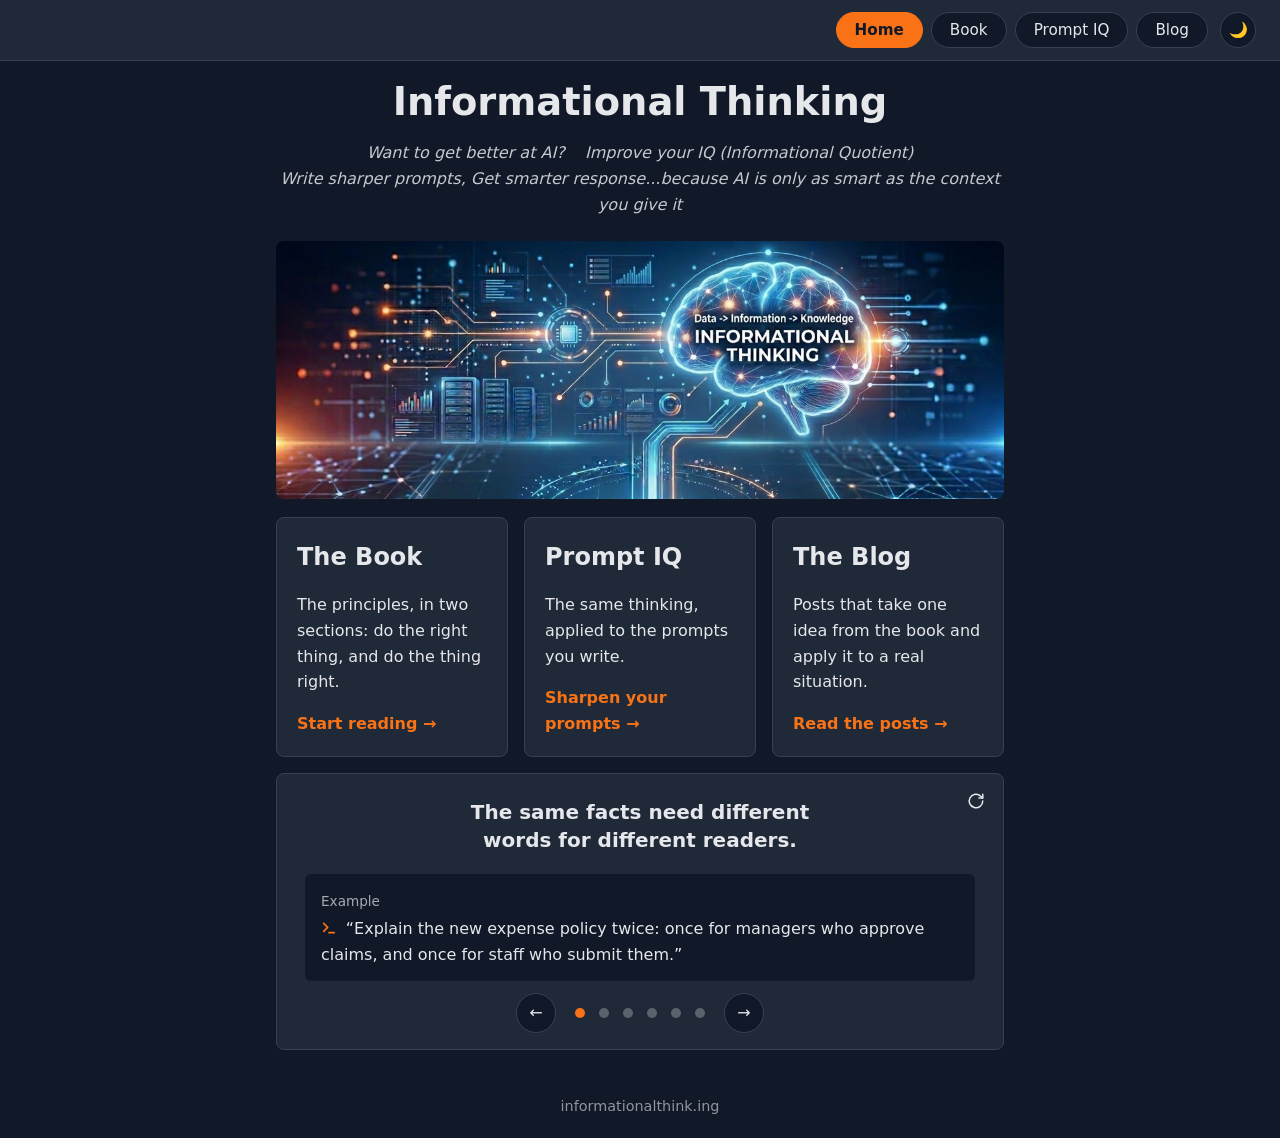
<file: index.html>
<!DOCTYPE html>
<html lang="en">
<head>
  <!-- Google Analytics (GA4) -->
  <script async src="https://www.googletagmanager.com/gtag/js?id=G-L4F3PLYSRN"></script>
  <script>
    window.dataLayer = window.dataLayer || [];
    function gtag(){dataLayer.push(arguments);}
    gtag('js', new Date());
    gtag('config', 'G-L4F3PLYSRN');
  </script>
  <meta charset="UTF-8">
  <meta name="viewport" content="width=device-width, initial-scale=1">
  <title>Informational Thinking</title>
  <link rel="stylesheet" href="style.css">
  <script src="site.js"></script>
</head>
<body>

<header class="site-nav">
  <nav class="site-links">
    <a href="index.html" data-nav="home">Home</a>
    <a href="book.html" data-nav="book">Book</a>
    <a href="prompt-iq.html" data-nav="prompt-iq">Prompt IQ</a>
    <a href="blog.html" data-nav="blog">Blog</a>
    <button id="themeToggle" aria-label="Toggle theme">🌙</button>
  </nav>
</header>

<main class="page">
  <section class="hero">
    <h1>Informational Thinking</h1>
    <p class="tagline">
      Want to get better at AI? &nbsp;&nbsp; Improve your IQ (Informational Quotient)<br>
      Write sharper prompts, Get smarter response...because AI is only as smart as the context you give it
    </p>
    <img src="assets/hero.png" alt="Informational Thinking" class="hero-img">
  </section>

  <section class="cards">
    <a class="card" href="book.html">
      <h2>The Book</h2>
      <p>The principles, in two sections: do the right thing, and do the thing right.</p>
      <span class="card-cta">Start reading →</span>
    </a>
    <a class="card" href="prompt-iq.html">
      <h2>Prompt IQ</h2>
      <p>The same thinking, applied to the prompts you write.</p>
      <span class="card-cta">Sharpen your prompts →</span>
    </a>
    <a class="card" href="blog.html">
      <h2>The Blog</h2>
      <p>Posts that take one idea from the book and apply it to a real situation.</p>
      <span class="card-cta">Read the posts →</span>
    </a>
  </section>

  <!-- Filled by carousel.js with 6 random quotes from carousel.json -->
  <section class="carousel" id="carousel" aria-roledescription="carousel" aria-label="Quotes and example prompts" hidden>
    <button type="button" class="carousel-refresh" id="carouselRefresh" aria-label="Show 6 new quotes" title="Show 6 new quotes">
      <svg viewBox="0 0 24 24" width="18" height="18" fill="none" stroke="currentColor" stroke-width="2" stroke-linecap="round" stroke-linejoin="round" aria-hidden="true"><path d="M21 12a9 9 0 1 1-2.64-6.36L21 8"/><path d="M21 3v5h-5"/></svg>
    </button>
    <div class="carousel-track" id="carouselTrack" tabindex="0"></div>
    <div class="carousel-controls">
      <button type="button" id="carouselPrev" aria-label="Previous quote">←</button>
      <div class="carousel-dots" id="carouselDots"></div>
      <button type="button" id="carouselNext" aria-label="Next quote">→</button>
    </div>
  </section>
</main>

<footer class="site-footer">informationalthink.ing</footer>

<script src="carousel.js"></script>

</body>
</html>
</file>
<file: style.css>
:root {
  --bg: #111827;
  --bg-alt: #1f2937;
  --text: #e5e7eb;
  --accent: #f97316;
  --border: #374151;
  --hover: #4b5563;
  --sidebar-width: 320px;
  --font-body: system-ui, -apple-system, BlinkMacSystemFont, "Segoe UI", sans-serif;
}

[data-theme="light"] {
  --bg: #f9fafb;
  --bg-alt: #ffffff;
  --text: #111827;
  --accent: #f97316;
  --border: #e5e7eb;
  --hover: #f3f4f6;
}

* {
  box-sizing: border-box;
}

body {
  margin: 0;
  font-family: var(--font-body);
  background: var(--bg);
  color: var(--text);
}

/* Book page: nav on top, reader fills the rest of the screen */
body.book-page {
  height: 100vh;
  display: flex;
  flex-direction: column;
}

#app {
  display: flex;
  flex: 1;
  min-height: 0;
}

/* Sidebar */
#sidebar {
  width: var(--sidebar-width);
  background: var(--bg-alt);
  border-right: 1px solid var(--border);
  padding: 16px;
  display: flex;
  flex-direction: column;
}

/* Search */
.search-box {
  margin: 12px 0;
}

#searchInput {
  width: 100%;
  padding: 8px 10px;
  border-radius: 6px;
  border: 1px solid var(--border);
  background: var(--bg);
  color: var(--text);
}

/* TOC */
#toc {
  flex: 1;
  overflow-y: auto;
  padding-right: 4px;
}

.toc-section {
  margin-bottom: 12px;
}

.toc-section-header {
  display: flex;
  justify-content: space-between;
  align-items: center;
  cursor: pointer;
  padding: 6px 4px;
  border-radius: 4px;
}

.toc-section-header:hover {
  background: var(--hover);
}

.toc-section-title {
  font-weight: 600;
}

.toc-items {
  margin-top: 4px;
  padding-left: 10px;
}

.toc-item {
  padding: 6px 4px;
  cursor: pointer;
  border-radius: 4px;
  font-size: 0.95rem;
}

.toc-item:hover {
  background: var(--hover);
}

.toc-item.active {
  background: var(--accent);
  color: #111827;
}

/* Main content */
#main {
  flex: 1;
  padding: 75px;
  display: flex;
  flex-direction: column;
  overflow: hidden;
}

#contentHeader {
  display: flex;
  justify-content: space-between;
  align-items: center;
  margin-bottom: 12px;
}

#chapterTitle {
  margin: 0;
}

.nav-buttons button {
  border: none;
  background: var(--hover);
  color: var(--text);
  border-radius: 999px;
  padding: 6px 12px;
  margin-left: 6px;
  cursor: pointer;
}

.nav-buttons button:disabled {
  opacity: 0.4;
  cursor: default;
}

#content {
  flex: 1;
  overflow-y: auto;
  line-height: 1.6;
}

#content h1, #content h2, #content h3 {
  margin-top: 1.2em;
}

/* Site-wide top nav */
.site-nav {
  display: flex;
  justify-content: space-between;
  align-items: center;
  gap: 12px;
  padding: 12px 24px;
  background: var(--bg-alt);
  border-bottom: 1px solid var(--border);
}

.site-links {
  display: flex;
  align-items: center;
  gap: 8px;
  margin-left: auto;          /* push to the top right */
}

.site-links a,
#themeToggle {
  display: inline-flex;
  align-items: center;
  justify-content: center;
  min-height: 36px;
  padding: 0 18px;
  border: 1px solid var(--border);
  border-radius: 999px;
  background: var(--bg);
  color: var(--text);
  font: inherit;
  font-size: 0.95rem;
  font-weight: 500;
  text-decoration: none;
  cursor: pointer;
  transition: background 0.15s, border-color 0.15s, color 0.15s, transform 0.15s;
}

.site-links a:hover,
#themeToggle:hover {
  border-color: var(--accent);
  color: var(--accent);
  transform: translateY(-1px);
}

.site-links a.active {
  background: var(--accent);
  border-color: var(--accent);
  color: #111827;
  font-weight: 600;
}

#themeToggle {
  width: 36px;
  padding: 0;
  margin-left: 4px;
}

a {
  color: var(--accent);
}

/* Home and blog pages */
.page {
  max-width: 760px;
  margin: 0 auto;
  padding: 10px 16px 24px;
  line-height: 1.6;
}

.hero {
  text-align: center;
}

.hero h1 {
  font-size: 2.4rem;
  margin: 0 0 8px;
}

.tagline {
  font-size: 1rem;
  font-style: italic;
  opacity: 0.85;
  margin: 0 0 24px;
}

.hero-img {
  max-width: 100%;
  border-radius: 8px;
}

.blog-hero-img {
  max-width: 25%;
  border-radius: 8px;
}

.cards {
  display: grid;
  grid-template-columns: repeat(3, 1fr);
  gap: 16px;
  margin-top: 10px;
}

.card {
  display: block;
  padding: 20px;
  background: var(--bg-alt);
  border: 1px solid var(--border);
  border-radius: 8px;
  color: var(--text);
  text-decoration: none;
}

.card:hover {
  border-color: var(--accent);
}

.card h2 {
  margin: 0 0 8px;
}

.card-cta {
  color: var(--accent);
  font-weight: 600;
}

/* Landing page: quote carousel card */
.carousel {
  position: relative;
  margin-top: 16px;
  padding: 24px 20px 16px;
  background: var(--bg-alt);
  border: 1px solid var(--border);
  border-radius: 8px;
}

.carousel[hidden] {
  display: none;
}

.carousel-track {
  display: flex;
  overflow-x: auto;
  scroll-snap-type: x mandatory;
  scrollbar-width: none;
}

.carousel-track::-webkit-scrollbar {
  display: none;
}

.carousel-slide {
  flex: 0 0 100%;
  scroll-snap-align: start;
  display: flex;
  flex-direction: column;
  padding: 0 8px;
}

.carousel-refresh {
  position: absolute;
  top: 10px;
  right: 10px;
  z-index: 1;
  display: grid;
  place-items: center;
  width: 34px;
  height: 34px;
  padding: 0;
  border: 0;
  border-radius: 50%;
  background: none;
  color: var(--text);
  cursor: pointer;
}

.carousel-refresh:hover {
  background: var(--hover);
}

/* Side padding keeps the quote clear of the refresh button */
.carousel-quote {
  margin: 0 auto 20px;
  padding: 0 28px;
  max-width: 32em;
  text-align: center;
  font-size: 1.25rem;
  font-weight: 600;
  line-height: 1.4;
  text-wrap: balance;
}

.carousel-example {
  flex: 1;
  padding: 14px 16px;
  background: var(--bg);
  border-radius: 6px;
}

.carousel-label {
  font-size: 0.85rem;
  opacity: 0.7;
}

.carousel-example p {
  margin: 2px 0 0;
}

/* Prompt icon (>_) before each example; takes the accent colour in both themes */
.carousel-example p::before {
  content: "";
  display: inline-block;
  width: 1.05em;
  height: 1.05em;
  margin-right: 8px;
  vertical-align: -0.15em;
  background: var(--accent);
  -webkit-mask: url("data:image/svg+xml,%3Csvg xmlns='http://www.w3.org/2000/svg' viewBox='0 0 24 24' fill='none' stroke='black' stroke-width='2.5' stroke-linecap='round' stroke-linejoin='round'%3E%3Cpath d='M4 17l6-6-6-6M12 19h8'/%3E%3C/svg%3E") center / contain no-repeat;
  mask: url("data:image/svg+xml,%3Csvg xmlns='http://www.w3.org/2000/svg' viewBox='0 0 24 24' fill='none' stroke='black' stroke-width='2.5' stroke-linecap='round' stroke-linejoin='round'%3E%3Cpath d='M4 17l6-6-6-6M12 19h8'/%3E%3C/svg%3E") center / contain no-repeat;
}

.carousel-controls {
  display: flex;
  align-items: center;
  justify-content: center;
  gap: 12px;
  margin-top: 12px;
}

.carousel-controls > button {
  width: 40px;
  height: 40px;
  border: 1px solid var(--border);
  border-radius: 50%;
  background: var(--bg);
  color: var(--text);
  font: inherit;
  cursor: pointer;
}

.carousel-controls > button:hover {
  border-color: var(--accent);
  color: var(--accent);
}

.carousel-dots {
  display: flex;
}

/* 24px target around a 10px dot */
.carousel-dots button {
  width: 24px;
  height: 24px;
  padding: 7px;
  border: 0;
  background: none;
  cursor: pointer;
}

.carousel-dots button::before {
  content: "";
  display: block;
  width: 10px;
  height: 10px;
  border-radius: 50%;
  background: var(--text);
  opacity: 0.3;
}

.carousel-dots button[aria-current]::before {
  background: var(--accent);
  opacity: 1;
}

.carousel :focus-visible {
  outline: 2px solid var(--accent);
  outline-offset: 2px;
}

.post-list {
  list-style: none;
  padding: 0;
}

.post-list li {
  padding: 16px 0;
  border-bottom: 1px solid var(--border);
}

.post-list li > a {
  font-size: 1.2rem;
  font-weight: 600;
}

.post-list p {
  margin: 4px 0 0;
}

.post-date,
.post-chapter {
  opacity: 0.7;
  font-size: 0.9rem;
}

.post-date {
  margin-left: 8px;
}

.site-footer {
  text-align: center;
  padding: 24px 16px;
  opacity: 0.6;
  font-size: 0.9rem;
}

/* Responsive */
@media (max-width: 768px) {
  .site-nav {
    padding: 10px 16px;
  }
  .site-links a {
    padding: 0 12px;
  }
  .cards {
    grid-template-columns: 1fr;
  }
  .hero-img {
    max-width: 100%;
  }
  #app {
    flex-direction: column;
  }
  #sidebar {
    width: 100%;
    height: 35%;
  }
  #main {
    flex: 1;
    min-height: 0;
    padding: 16px;
  }
}
</file>
